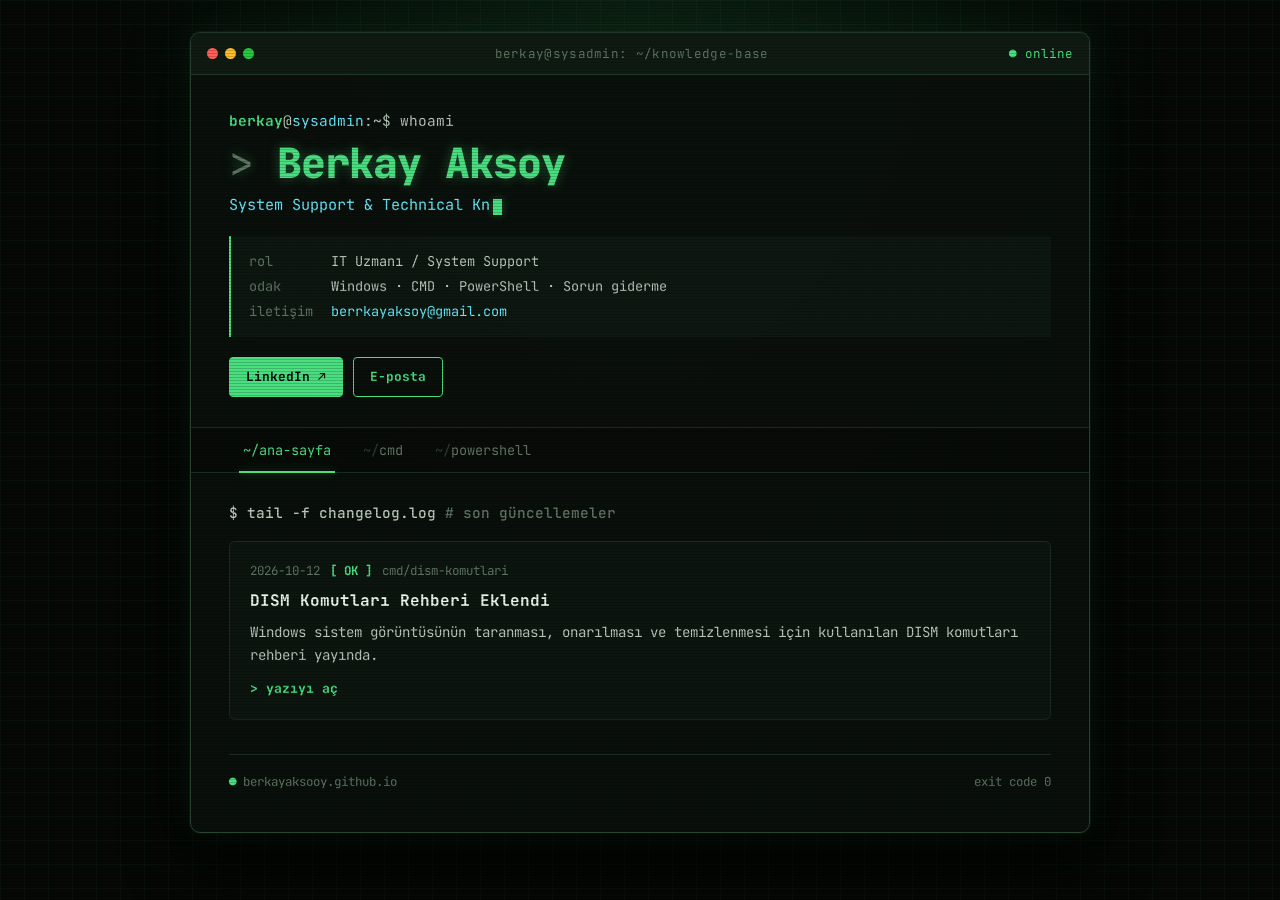
<file: index.html>
<!DOCTYPE html>
<html lang="tr">
<head>
    <meta charset="UTF-8">
    <meta name="viewport" content="width=device-width, initial-scale=1.0">
    <title>Berkay Aksoy | System Support</title>
    <meta name="description" content="Windows, CMD ve PowerShell için sahada test edilmiş çözümler ve teknik rehberler.">

    <!-- LinkedIn önizleme kartı -->
    <meta property="og:type" content="website">
    <meta property="og:site_name" content="Berkay Aksoy | System Support">
    <meta property="og:title" content="Berkay Aksoy | System Support">
    <meta property="og:description" content="Windows, CMD ve PowerShell için sahada test edilmiş çözümler ve teknik rehberler.">
    <meta property="og:url" content="https://berkayaksooy.github.io/">
    <meta property="og:locale" content="tr_TR">

    <link rel="preconnect" href="https://fonts.googleapis.com">
    <link rel="preconnect" href="https://fonts.gstatic.com" crossorigin>
    <link href="https://fonts.googleapis.com/css2?family=JetBrains+Mono:wght@400;500;700;800&display=swap" rel="stylesheet">

    <style>
        :root {
            --bg: #050805;
            --panel: #0a100b;
            --panel-2: #0d150f;
            --line: #1c2b1f;
            --line-bright: #2a4230;
            --text: #b8c7b9;
            --dim: #5f7562;
            --green: #4ade80;
            --green-glow: rgba(74, 222, 128, 0.35);
            --cyan: #67e8f9;
            --amber: #fbbf24;
            --red: #f87171;
            --mono: 'JetBrains Mono', 'Cascadia Code', Consolas, 'Courier New', monospace;
        }

        * { box-sizing: border-box; margin: 0; padding: 0; }

        html { scroll-behavior: smooth; }

        body {
            font-family: var(--mono);
            background: var(--bg);
            background-image:
                radial-gradient(ellipse at 50% -10%, rgba(74, 222, 128, 0.12) 0%, transparent 60%),
                linear-gradient(rgba(74, 222, 128, 0.035) 1px, transparent 1px),
                linear-gradient(90deg, rgba(74, 222, 128, 0.035) 1px, transparent 1px);
            background-size: 100% 100%, 24px 24px, 24px 24px;
            color: var(--text);
            font-size: 14.5px;
            line-height: 1.7;
            padding: 32px 16px;
            min-height: 100vh;
        }

        /* CRT tarama çizgileri */
        body::after {
            content: "";
            position: fixed;
            inset: 0;
            pointer-events: none;
            background: repeating-linear-gradient(0deg, rgba(0, 0, 0, 0.18) 0px, rgba(0, 0, 0, 0.18) 1px, transparent 1px, transparent 3px);
            z-index: 100;
        }

        ::selection { background: var(--green); color: var(--bg); }

        a { color: var(--cyan); }

        /* ---------- Terminal penceresi ---------- */
        .terminal {
            max-width: 900px;
            margin: 0 auto;
            background: rgba(10, 16, 11, 0.92);
            border: 1px solid var(--line-bright);
            border-radius: 10px;
            box-shadow:
                0 0 0 1px rgba(74, 222, 128, 0.05),
                0 0 40px rgba(74, 222, 128, 0.08),
                0 30px 60px rgba(0, 0, 0, 0.8);
            overflow: hidden;
        }

        .titlebar {
            display: flex;
            align-items: center;
            gap: 14px;
            padding: 10px 16px;
            background: #0f1a12;
            border-bottom: 1px solid var(--line-bright);
            font-size: 12.5px;
            color: var(--dim);
        }

        .dots { display: flex; gap: 7px; }
        .dots span { width: 11px; height: 11px; border-radius: 50%; display: block; }
        .dots span:nth-child(1) { background: #ff5f57; }
        .dots span:nth-child(2) { background: #febc2e; }
        .dots span:nth-child(3) { background: #28c840; }

        .titlebar .path { flex: 1; text-align: center; letter-spacing: 0.3px; }
        .titlebar .status { color: var(--green); }
        .titlebar .status::before { content: "● "; }

        .screen { padding: 34px 38px 40px; }

        /* ---------- Üst bölüm ---------- */
        .prompt { color: var(--green); }
        .prompt .user { color: var(--green); font-weight: 700; }
        .prompt .host { color: var(--cyan); }
        .prompt .sym { color: var(--text); }

        .hero { margin-bottom: 30px; }

        .hero .cmdline { color: var(--dim); margin-bottom: 6px; }
        .hero .cmdline .typed { color: var(--text); }

        .ascii {
            color: var(--green);
            text-shadow: 0 0 12px var(--green-glow);
            font-size: 2.6rem;
            font-weight: 800;
            letter-spacing: -1px;
            line-height: 1.15;
            margin: 6px 0 4px;
        }

        .ascii .bracket { color: var(--dim); font-weight: 400; }

        .role {
            color: var(--cyan);
            font-size: 0.95rem;
            margin-bottom: 18px;
        }

        .role .cursor {
            display: inline-block;
            width: 9px;
            height: 1.05em;
            background: var(--green);
            vertical-align: text-bottom;
            margin-left: 3px;
            box-shadow: 0 0 8px var(--green-glow);
            animation: blink 1.05s steps(1) infinite;
        }

        @keyframes blink { 50% { opacity: 0; } }

        .info {
            display: grid;
            grid-template-columns: max-content 1fr;
            gap: 2px 18px;
            font-size: 0.85rem;
            margin-bottom: 20px;
            padding: 14px 18px;
            border-left: 2px solid var(--green);
            background: rgba(74, 222, 128, 0.04);
        }

        .info dt { color: var(--dim); }
        .info dd { color: var(--text); }
        .info dd a { color: var(--cyan); text-decoration: none; }
        .info dd a:hover { text-decoration: underline; }

        .links { display: flex; gap: 10px; flex-wrap: wrap; }

        .btn {
            display: inline-flex;
            align-items: center;
            gap: 8px;
            padding: 8px 16px;
            font-family: var(--mono);
            font-size: 0.8rem;
            font-weight: 700;
            text-decoration: none;
            border-radius: 4px;
            cursor: pointer;
            transition: all 0.15s ease;
            border: 1px solid var(--green);
            color: var(--green);
            background: transparent;
        }

        .btn:hover {
            background: var(--green);
            color: var(--bg);
            box-shadow: 0 0 18px var(--green-glow);
        }

        .btn.solid { background: var(--green); color: var(--bg); }
        .btn.solid:hover { background: #86efac; }

        .btn.ghost { border-color: var(--line-bright); color: var(--text); }
        .btn.ghost:hover { border-color: var(--cyan); background: transparent; color: var(--cyan); box-shadow: none; }

        /* ---------- Menü ---------- */
        nav {
            display: flex;
            flex-wrap: wrap;
            gap: 4px;
            margin: 0 -38px 28px;
            padding: 0 38px;
            border-top: 1px solid var(--line);
            border-bottom: 1px solid var(--line);
            background: rgba(0, 0, 0, 0.25);
        }

        .nav-btn {
            font-family: var(--mono);
            font-size: 0.85rem;
            background: none;
            border: none;
            color: var(--dim);
            padding: 13px 14px;
            cursor: pointer;
            position: relative;
            transition: color 0.15s ease;
        }

        .nav-btn::before { content: "~/"; color: var(--line-bright); transition: color 0.15s ease; }
        .nav-btn:hover { color: var(--text); }
        .nav-btn:hover::before { color: var(--dim); }

        .nav-btn.active { color: var(--green); }
        .nav-btn.active::before { color: var(--green); }
        .nav-btn.active::after {
            content: "";
            position: absolute;
            left: 10px;
            right: 10px;
            bottom: -1px;
            height: 2px;
            background: var(--green);
            box-shadow: 0 0 10px var(--green-glow);
        }

        .tab-content { display: none; animation: boot 0.35s ease; }
        .tab-content.active { display: block; }

        @keyframes boot {
            from { opacity: 0; transform: translateY(4px); }
            to { opacity: 1; transform: none; }
        }

        .section-title {
            font-size: 0.9rem;
            font-weight: 500;
            color: var(--dim);
            margin-bottom: 16px;
        }

        .section-title .cmd { color: var(--text); }
        .section-title .comment { color: var(--dim); }

        /* ---------- Kartlar ---------- */
        .card {
            border: 1px solid var(--line);
            border-radius: 6px;
            padding: 18px 20px;
            margin-bottom: 14px;
            background: var(--panel-2);
        }

        .log-line {
            display: flex;
            gap: 10px;
            flex-wrap: wrap;
            font-size: 0.78rem;
            color: var(--dim);
            margin-bottom: 6px;
        }

        .log-line .ok { color: var(--green); font-weight: 700; }
        .log-line .draft { color: var(--amber); font-weight: 700; }

        .card h3 { color: #e7f5e9; font-size: 1rem; font-weight: 700; margin-bottom: 6px; }
        .card p { font-size: 0.88rem; }

        .card-link {
            display: inline-block;
            margin-top: 10px;
            color: var(--green);
            font-weight: 700;
            font-size: 0.82rem;
            text-decoration: none;
        }

        .card-link:hover { text-shadow: 0 0 10px var(--green-glow); }

        /* ---------- Açılır yazı kartı ---------- */
        .accordion-card {
            border: 1px solid var(--line);
            border-radius: 6px;
            margin-bottom: 14px;
            background: var(--panel-2);
            overflow: hidden;
            transition: border-color 0.15s ease, box-shadow 0.15s ease;
        }

        .accordion-card:hover,
        .accordion-card.open {
            border-color: var(--line-bright);
        }

        .accordion-card.open { box-shadow: 0 0 24px rgba(74, 222, 128, 0.06); }

        .accordion-header {
            display: flex;
            gap: 14px;
            align-items: flex-start;
            padding: 18px 20px;
            cursor: pointer;
            user-select: none;
        }

        .accordion-header .chev {
            color: var(--green);
            font-weight: 700;
            transition: transform 0.2s ease;
            margin-top: 1px;
        }

        .accordion-card.open .accordion-header .chev { transform: rotate(90deg); }

        .accordion-header .body { flex: 1; }

        .accordion-header .file {
            font-size: 0.78rem;
            color: var(--dim);
            margin-bottom: 4px;
        }

        .accordion-header .file .name { color: var(--cyan); }

        .accordion-header h3 {
            color: #e7f5e9;
            font-size: 1rem;
            font-weight: 700;
            line-height: 1.5;
        }

        .accordion-card:hover .accordion-header h3 { color: var(--green); }

        .tags { display: flex; gap: 6px; flex-wrap: wrap; margin-top: 8px; }

        .tag {
            font-size: 0.7rem;
            color: var(--cyan);
            border: 1px solid rgba(103, 232, 249, 0.3);
            padding: 0 8px;
            border-radius: 3px;
        }

        .tag::before { content: "#"; color: var(--dim); }

        .accordion-content {
            display: none;
            padding: 6px 20px 22px 46px;
            border-top: 1px dashed var(--line);
            background: rgba(0, 0, 0, 0.3);
        }

        .accordion-card.open .accordion-content { display: block; }

        .accordion-content p { margin-top: 14px; font-size: 0.9rem; }
        .accordion-content strong { color: var(--amber); font-weight: 700; }

        .steps { list-style: none; counter-reset: step; margin-top: 18px; }

        .steps li {
            counter-increment: step;
            margin-bottom: 20px;
            font-size: 0.88rem;
        }

        .steps li .desc { padding-left: 2px; }
        .steps li .desc::before {
            content: "[" counter(step, decimal-leading-zero) "] ";
            color: var(--green);
            font-weight: 700;
        }

        /* Komut kutusu */
        code-block {
            display: block;
            position: relative;
            background: #000;
            color: #e7f5e9;
            padding: 11px 100px 11px 14px;
            margin: 0 0 8px;
            border: 1px solid var(--line);
            border-left: 3px solid var(--green);
            border-radius: 4px;
            font-family: var(--mono);
            font-size: 0.85rem;
            overflow-x: auto;
            white-space: nowrap;
        }

        code-block::before { content: "C:\\> "; color: var(--green); }

        .copy-btn {
            position: absolute;
            top: 50%;
            right: 8px;
            transform: translateY(-50%);
            font-family: var(--mono);
            font-size: 0.7rem;
            font-weight: 700;
            background: var(--panel);
            color: var(--dim);
            border: 1px solid var(--line-bright);
            border-radius: 3px;
            padding: 3px 10px;
            cursor: pointer;
            transition: all 0.15s ease;
        }

        .copy-btn:hover { color: var(--green); border-color: var(--green); }
        .copy-btn.copied { color: var(--bg); background: var(--green); border-color: var(--green); }

        code {
            font-family: var(--mono);
            color: var(--green);
            background: #000;
            border: 1px solid var(--line);
            padding: 1px 6px;
            border-radius: 3px;
            font-size: 0.85em;
        }

        .alert-box {
            margin-top: 14px;
            padding: 12px 16px;
            border: 1px solid rgba(251, 191, 36, 0.35);
            border-left: 3px solid var(--amber);
            background: rgba(251, 191, 36, 0.05);
            color: var(--amber);
            font-size: 0.85rem;
        }

        .post-actions {
            display: flex;
            gap: 10px;
            flex-wrap: wrap;
            margin-top: 20px;
            padding-top: 16px;
            border-top: 1px dashed var(--line);
        }

        /* ---------- Alt bilgi ---------- */
        footer {
            margin-top: 34px;
            padding-top: 16px;
            border-top: 1px solid var(--line);
            font-size: 0.78rem;
            color: var(--dim);
            display: flex;
            justify-content: space-between;
            gap: 10px;
            flex-wrap: wrap;
        }

        footer .ok { color: var(--green); }

        /* ---------- Mobil ---------- */
        @media (max-width: 640px) {
            body { padding: 12px 8px; font-size: 13.5px; }
            .screen { padding: 22px 18px 26px; }
            nav { margin: 0 -18px 22px; padding: 0 10px; }
            .nav-btn { padding: 12px 8px; font-size: 0.8rem; }
            .ascii { font-size: 1.9rem; }
            .titlebar .path { font-size: 11px; }
            .titlebar .status { display: none; }
            .accordion-content { padding: 6px 14px 18px 14px; }
            .info { grid-template-columns: 1fr; gap: 0; }
            .info dd { margin-bottom: 6px; }
            code-block { white-space: normal; word-break: break-all; padding: 11px 14px; }
            .copy-btn { position: static; transform: none; display: block; margin-top: 10px; }
        }

        @media (prefers-reduced-motion: reduce) {
            *, *::before, *::after { animation: none !important; transition: none !important; }
            html { scroll-behavior: auto; }
        }
    </style>
</head>
<body>

    <div class="terminal">
        <div class="titlebar">
            <div class="dots"><span></span><span></span><span></span></div>
            <div class="path">berkay@sysadmin: ~/knowledge-base</div>
            <div class="status">online</div>
        </div>

        <div class="screen">

            <!-- ÜST BÖLÜM -->
            <section class="hero">
                <div class="cmdline">
                    <span class="prompt"><span class="user">berkay</span><span class="sym">@</span><span class="host">sysadmin</span><span class="sym">:~$</span></span>
                    <span class="typed">whoami</span>
                </div>
                <div class="ascii"><span class="bracket">&gt; </span>Berkay Aksoy</div>
                <div class="role"><span id="role-text">System Support &amp; Technical Knowledge Base</span><span class="cursor"></span></div>

                <dl class="info">
                    <dt>rol</dt>
                    <dd>IT Uzmanı / System Support</dd>
                    <dt>odak</dt>
                    <dd>Windows · CMD · PowerShell · Sorun giderme</dd>
                    <dt>iletişim</dt>
                    <dd><a href="mailto:berrkayaksoy@gmail.com">berrkayaksoy@gmail.com</a></dd>
                </dl>

                <div class="links">
                    <a href="https://www.linkedin.com/in/berkay-aksoy-77ab60190" target="_blank" rel="noopener" class="btn solid">LinkedIn ↗</a>
                    <a href="mailto:berrkayaksoy@gmail.com" class="btn">E-posta</a>
                </div>
            </section>

            <!-- MENÜ -->
            <nav>
                <button class="nav-btn active" data-tab="ana-sayfa">ana-sayfa</button>
                <button class="nav-btn" data-tab="cmd">cmd</button>
                <button class="nav-btn" data-tab="powershell">powershell</button>
            </nav>

            <!-- 1. SEKME: ANA SAYFA -->
            <div id="ana-sayfa" class="tab-content active">
                <div class="section-title"><span class="cmd">$ tail -f changelog.log</span> <span class="comment"># son güncellemeler</span></div>

                <div class="card">
                    <div class="log-line"><span>2026-10-12</span><span class="ok">[ OK ]</span><span>cmd/dism-komutlari</span></div>
                    <h3>DISM Komutları Rehberi Eklendi</h3>
                    <p>Windows sistem görüntüsünün taranması, onarılması ve temizlenmesi için kullanılan DISM komutları rehberi yayında.</p>
                    <a class="card-link" href="#dism">&gt; yazıyı aç</a>
                </div>
            </div>

            <!-- 2. SEKME: CMD KOMUTLARI -->
            <div id="cmd" class="tab-content">
                <div class="section-title"><span class="cmd">$ ls ~/cmd</span> <span class="comment"># Command Prompt rehberleri</span></div>

                <!-- YAZI: DISM KOMUTLARI
                     id="dism" → berkayaksooy.github.io/#dism linki bu yazıyı doğrudan açar.
                     Yeni yazı eklemek için bu bloğu kopyalayıp id'yi değiştir. -->
                <div class="accordion-card" id="dism">
                    <div class="accordion-header">
                        <span class="chev">&gt;</span>
                        <div class="body">
                            <div class="file"><span class="name">dism-komutlari.md</span> · 2026-10-12</div>
                            <h3>DISM Komutları | Windows Sistem Görüntüsünün Taranması, Onarılması ve Temizlenmesi</h3>
                            <div class="tags"><span class="tag">dism</span><span class="tag">onarım</span><span class="tag">disk-temizliği</span></div>
                        </div>
                    </div>
                    <div class="accordion-content">
                        <p>Aşağıdaki komutların Komut İstemi (CMD) <strong>yönetici yetkisiyle</strong> açılarak çalıştırılması gerekmektedir.</p>

                        <ol class="steps">
                            <li>
                                <code-block>DISM /Online /Cleanup-Image /CheckHealth</code-block>
                                <div class="desc">Sistem görüntüsünde daha önce kaydedilmiş bir bozulma olup olmadığını kontrol eder. Tarama veya onarım işlemi gerçekleştirmez.</div>
                            </li>
                            <li>
                                <code-block>DISM /Online /Cleanup-Image /ScanHealth</code-block>
                                <div class="desc">Sistem görüntüsünü kapsamlı şekilde tarayarak bozulma olup olmadığını tespit eder. Onarım işlemi gerçekleştirmez.</div>
                            </li>
                            <li>
                                <code-block>DISM /Online /Cleanup-Image /RestoreHealth</code-block>
                                <div class="desc">Tespit edilen bozuk sistem dosyalarını onarır. Onarım için gerekli dosyalar Windows Update üzerinden indirildiğinden, işlem sırasında aktif bir internet bağlantısı gerekmektedir.</div>
                            </li>
                            <li>
                                <code-block>DISM /Online /Cleanup-Image /AnalyzeComponentStore</code-block>
                                <div class="desc">WinSxS bileşen deposunu analiz ederek gerçek boyutunu ve temizlik gerekip gerekmediğini raporlar.</div>
                            </li>
                            <li>
                                <code-block>DISM /Online /Cleanup-Image /StartComponentCleanup</code-block>
                                <div class="desc">Artık ihtiyaç duyulmayan eski güncelleştirme sürümlerini kaldırarak disk alanı kazandırır.</div>
                            </li>
                        </ol>

                        <div class="post-actions">
                            <a class="btn solid share-linkedin" target="_blank" rel="noopener">LinkedIn'de Paylaş</a>
                            <button class="btn ghost copy-link" type="button">Linki Kopyala</button>
                        </div>
                    </div>
                </div>
            </div>

            <!-- 3. SEKME: POWERSHELL KOMUTLARI -->
            <div id="powershell" class="tab-content">
                <div class="section-title"><span class="cmd">$ ls ~/powershell</span> <span class="comment"># PowerShell komutları &amp; scriptler</span></div>

                <div class="card">
                    <div class="log-line"><span>taslak</span><span class="draft">[ WIP ]</span><span>powershell/servisler</span></div>
                    <h3>Çalışan Servisleri Listeleyin</h3>
                    <p>Sistemde aktif çalışan servisleri listelemek için <code>Get-Service | Where-Object {$_.Status -eq "Running"}</code> komutunu kullanabilirsiniz.</p>
                </div>
            </div>

            <footer>
                <span><span class="ok">●</span> berkayaksooy.github.io</span>
                <span>exit code 0</span>
            </footer>

        </div>
    </div>

    <script>
        var SITE_URL = "https://berkayaksooy.github.io/";

        // ---------- Sekmeler ----------
        function openTab(tabName) {
            var tab = document.getElementById(tabName);
            if (!tab) return;
            document.querySelectorAll(".tab-content").forEach(function (t) { t.classList.remove("active"); });
            document.querySelectorAll(".nav-btn").forEach(function (b) {
                b.classList.toggle("active", b.dataset.tab === tabName);
            });
            tab.classList.add("active");
        }

        document.querySelectorAll(".nav-btn").forEach(function (btn) {
            btn.addEventListener("click", function () {
                openTab(btn.dataset.tab);
                history.replaceState(null, "", "#" + btn.dataset.tab);
            });
        });

        // ---------- Açılır yazılar ----------
        document.querySelectorAll(".accordion-header").forEach(function (header) {
            header.addEventListener("click", function () {
                var card = header.parentElement;
                card.classList.toggle("open");
                if (card.id && card.classList.contains("open")) {
                    history.replaceState(null, "", "#" + card.id);
                }
            });
        });

        // ---------- Linkle gelindiğinde doğru yeri aç ----------
        // #cmd → CMD sekmesi, #dism → CMD sekmesi + DISM yazısı açık
        function openFromHash() {
            var id = location.hash.substring(1);
            if (!id) return;
            var el = document.getElementById(id);
            if (!el) return;
            if (el.classList.contains("tab-content")) {
                openTab(id);
            } else if (el.classList.contains("accordion-card")) {
                openTab(el.closest(".tab-content").id);
                el.classList.add("open");
                setTimeout(function () { el.scrollIntoView({ behavior: "smooth", block: "start" }); }, 60);
            }
        }
        openFromHash();
        window.addEventListener("hashchange", openFromHash);

        // ---------- Rol satırı: daktilo efekti ----------
        (function () {
            var el = document.getElementById("role-text");
            var full = el.textContent;
            if (window.matchMedia("(prefers-reduced-motion: reduce)").matches) return;
            el.textContent = "";
            var i = 0;
            (function type() {
                if (i <= full.length) {
                    el.textContent = full.slice(0, i++);
                    setTimeout(type, 38);
                }
            })();
        })();

        // ---------- Panoya kopyalama ----------
        function copyText(text, onDone) {
            if (navigator.clipboard && window.isSecureContext) {
                navigator.clipboard.writeText(text).then(onDone).catch(function () { fallbackCopy(text); onDone(); });
            } else {
                fallbackCopy(text);
                onDone();
            }
        }

        function fallbackCopy(text) {
            var ta = document.createElement("textarea");
            ta.value = text;
            ta.style.position = "fixed";
            ta.style.opacity = "0";
            document.body.appendChild(ta);
            ta.select();
            try { document.execCommand("copy"); } catch (e) {}
            document.body.removeChild(ta);
        }

        // Her komut kutusuna "Kopyala" butonu
        document.querySelectorAll("code-block").forEach(function (block) {
            var command = block.textContent.trim();
            var btn = document.createElement("button");
            btn.className = "copy-btn";
            btn.type = "button";
            btn.textContent = "Kopyala";
            btn.addEventListener("click", function () {
                copyText(command, function () {
                    btn.textContent = "Kopyalandı";
                    btn.classList.add("copied");
                    setTimeout(function () {
                        btn.textContent = "Kopyala";
                        btn.classList.remove("copied");
                    }, 1800);
                });
            });
            block.appendChild(btn);
        });

        // ---------- Paylaşım butonları ----------
        document.querySelectorAll(".accordion-card[id]").forEach(function (card) {
            var postUrl = SITE_URL + "#" + card.id;

            var share = card.querySelector(".share-linkedin");
            if (share) share.href = "https://www.linkedin.com/sharing/share-offsite/?url=" + encodeURIComponent(postUrl);

            var linkBtn = card.querySelector(".copy-link");
            if (linkBtn) {
                linkBtn.addEventListener("click", function () {
                    copyText(postUrl, function () {
                        linkBtn.textContent = "Link Kopyalandı";
                        setTimeout(function () { linkBtn.textContent = "Linki Kopyala"; }, 1800);
                    });
                });
            }
        });
    </script>

</body>
</html>
</file>
